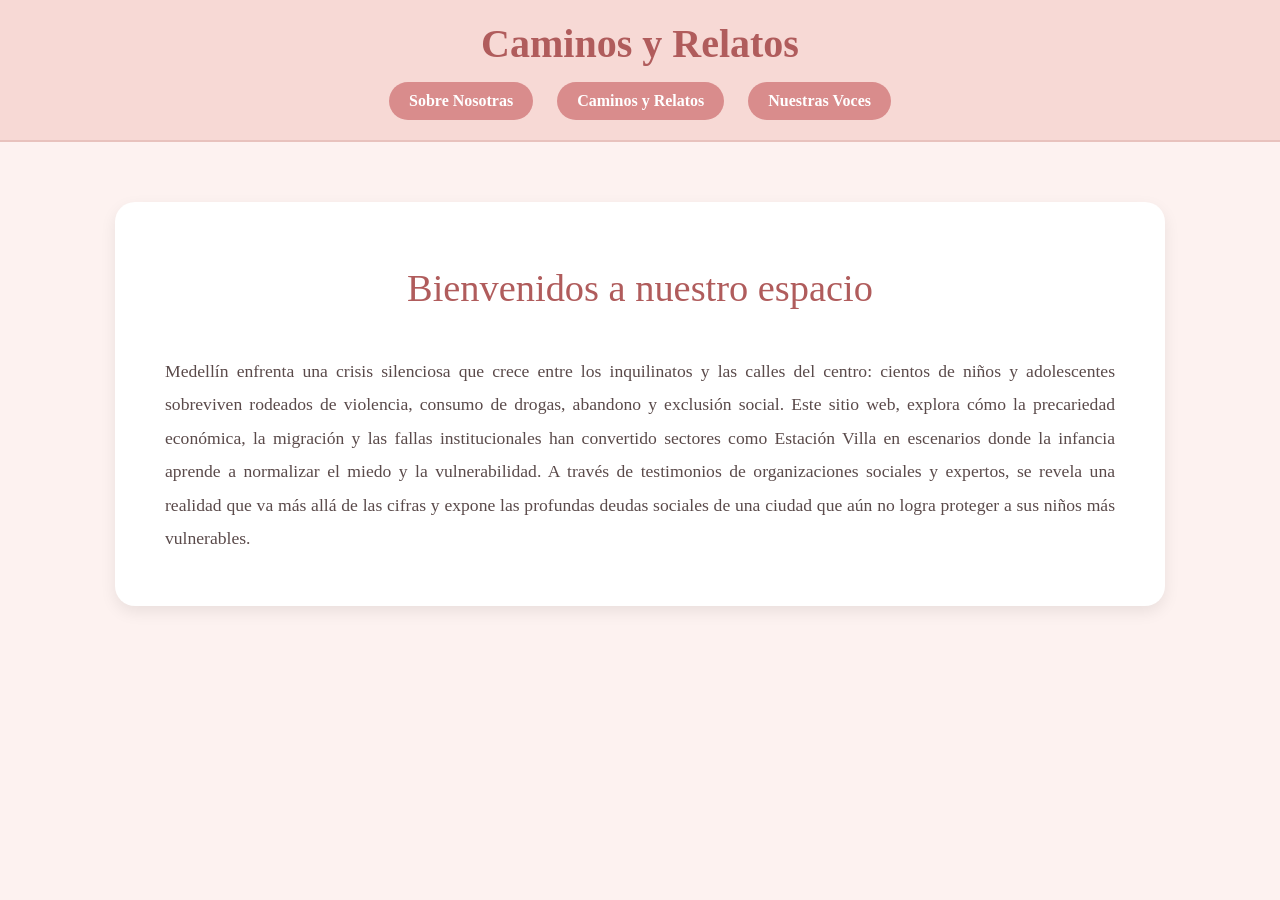
<file: index.html>
<!DOCTYPE html>
<html lang="es">
<head>
    <meta charset="UTF-8">
    <meta name="viewport" content="width=device-width, initial-scale=1.0">
    <title>Caminos y Relatos</title>
    <link rel="stylesheet" href="style.css">
</head>
<body>

    <header>
        <h1>Caminos y Relatos</h1>
        <nav>
            <ul>
                <li><a href="sobre_nosotras.html">Sobre Nosotras</a></li>
                <li><a href="caminos_y_relatos.html">Caminos y Relatos</a></li>
                <li><a href="nuestras_voces.html">Nuestras Voces</a></li>
            </ul>
        </nav>
    </header>

    <main class="hero">
        <h2>Bienvenidos a nuestro espacio</h2>
        <p>
            Medellín enfrenta una crisis silenciosa que crece entre los inquilinatos y las calles del centro: cientos de niños y adolescentes sobreviven rodeados de violencia, consumo de drogas, abandono y exclusión social. Este sitio web, explora cómo la precariedad económica, la migración y las fallas institucionales han convertido sectores como Estación Villa en escenarios donde la infancia aprende a normalizar el miedo y la vulnerabilidad. A través de testimonios de organizaciones sociales y expertos, se revela una realidad que va más allá de las cifras y expone las profundas deudas sociales de una ciudad que aún no logra proteger a sus niños más vulnerables.
        </p>
    </main>


</body>
</html>
</file>
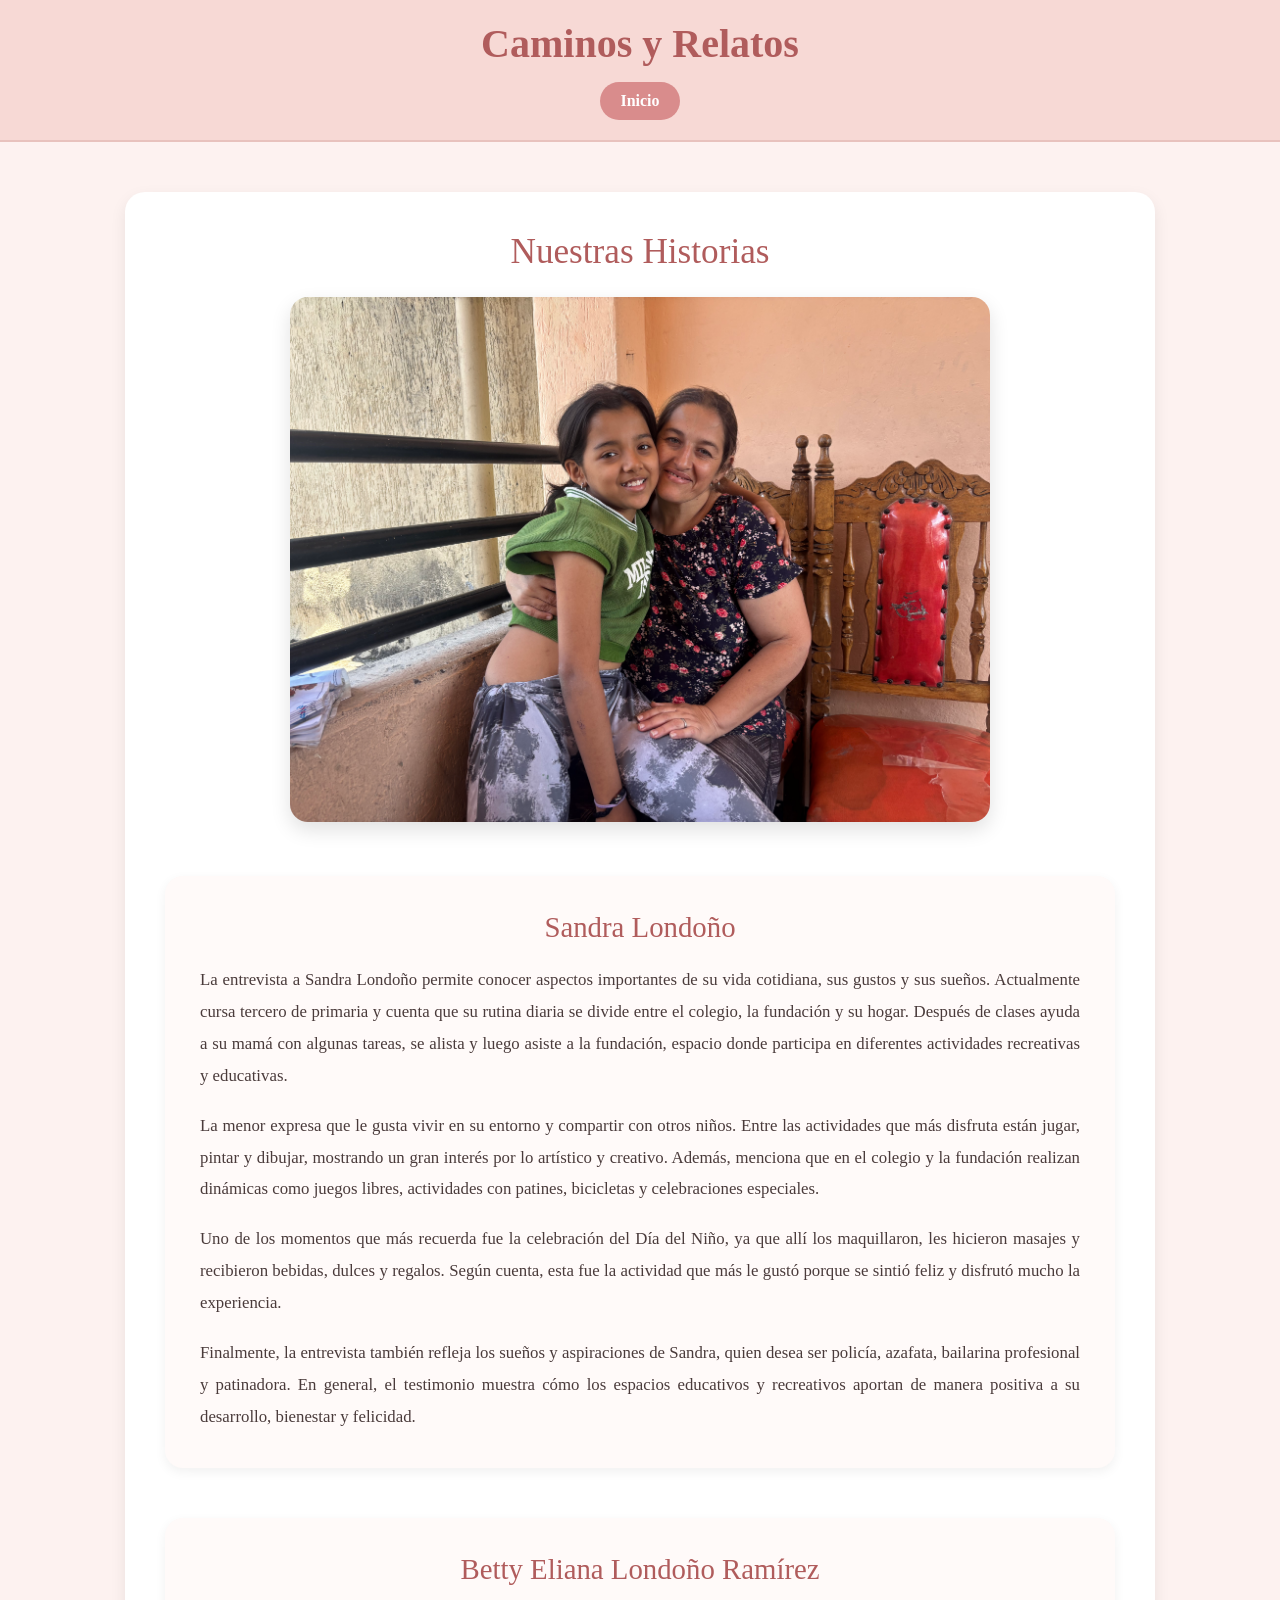
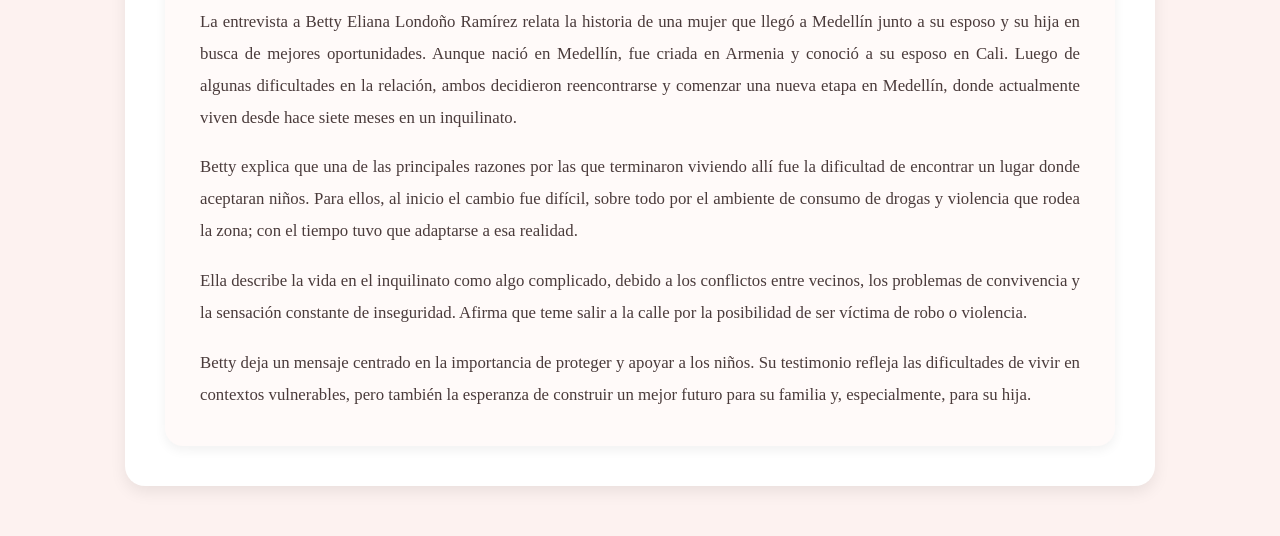
<file: caminos_y_relatos.html>
<!DOCTYPE html>
<html lang="es">
<head>
    <meta charset="UTF-8">
    <meta name="viewport" content="width=device-width, initial-scale=1.0">
    <title>Caminos y Relatos</title>
    <link rel="stylesheet" href="caminos-y-relatos.css">
</head>
<body>

    <header>
        <h1>Caminos y Relatos</h1>
        <nav>
            <a href="index.html">Inicio</a>
        </nav>
    </header>

    <main>
        <h2>Nuestras Historias</h2>


        <!-- Imagen compartida por ambas historias -->
        <div class="imagen-principal">
            <img src="./images.jpg"
                 alt="Imagen representativa de los testimonios">
        </div>

        <!-- Historia 1 -->
        <section class="relato">
            <h3>Sandra Londoño</h3>

            <p>
                La entrevista a Sandra Londoño permite conocer aspectos
                importantes de su vida cotidiana, sus gustos y sus sueños.
                Actualmente cursa tercero de primaria y cuenta que su rutina
                diaria se divide entre el colegio, la fundación y su hogar.
                Después de clases ayuda a su mamá con algunas tareas, se alista
                y luego asiste a la fundación, espacio donde participa en
                diferentes actividades recreativas y educativas.
            </p>

            <p>
                La menor expresa que le gusta vivir en su entorno y compartir
                con otros niños. Entre las actividades que más disfruta están
                jugar, pintar y dibujar, mostrando un gran interés por lo
                artístico y creativo. Además, menciona que en el colegio y la
                fundación realizan dinámicas como juegos libres, actividades con
                patines, bicicletas y celebraciones especiales.
            </p>

            <p>
                Uno de los momentos que más recuerda fue la celebración del Día
                del Niño, ya que allí los maquillaron, les hicieron masajes y
                recibieron bebidas, dulces y regalos. Según cuenta, esta fue la
                actividad que más le gustó porque se sintió feliz y disfrutó
                mucho la experiencia.
            </p>

            <p>
                Finalmente, la entrevista también refleja los sueños y
                aspiraciones de Sandra, quien desea ser policía, azafata,
                bailarina profesional y patinadora. En general, el testimonio
                muestra cómo los espacios educativos y recreativos aportan de
                manera positiva a su desarrollo, bienestar y felicidad.
            </p>
        </section>

        <!-- Historia 2 -->
        <section class="relato">
            <h3>Betty Eliana Londoño Ramírez</h3>

            <p>
                La entrevista a Betty Eliana Londoño Ramírez relata la historia
                de una mujer que llegó a Medellín junto a su esposo y su hija en
                busca de mejores oportunidades. Aunque nació en Medellín, fue
                criada en Armenia y conoció a su esposo en Cali. Luego de
                algunas dificultades en la relación, ambos decidieron
                reencontrarse y comenzar una nueva etapa en Medellín, donde
                actualmente viven desde hace siete meses en un inquilinato.
            </p>

            <p>
                Betty explica que una de las principales razones por las que
                terminaron viviendo allí fue la dificultad de encontrar un lugar
                donde aceptaran niños. Para ellos, al inicio el cambio fue
                difícil, sobre todo por el ambiente de consumo de drogas y
                violencia que rodea la zona; con el tiempo tuvo que adaptarse a
                esa realidad.
            </p>

            <p>
                Ella describe la vida en el inquilinato como algo complicado,
                debido a los conflictos entre vecinos, los problemas de
                convivencia y la sensación constante de inseguridad. Afirma que
                teme salir a la calle por la posibilidad de ser víctima de robo
                o violencia.
            </p>

            <p>
                Betty deja un mensaje centrado en la importancia de proteger y
                apoyar a los niños. Su testimonio refleja las dificultades de
                vivir en contextos vulnerables, pero también la esperanza de
                construir un mejor futuro para su familia y, especialmente, para
                su hija.
            </p>
        </section>
    </main>

</body>
</html>
</file>
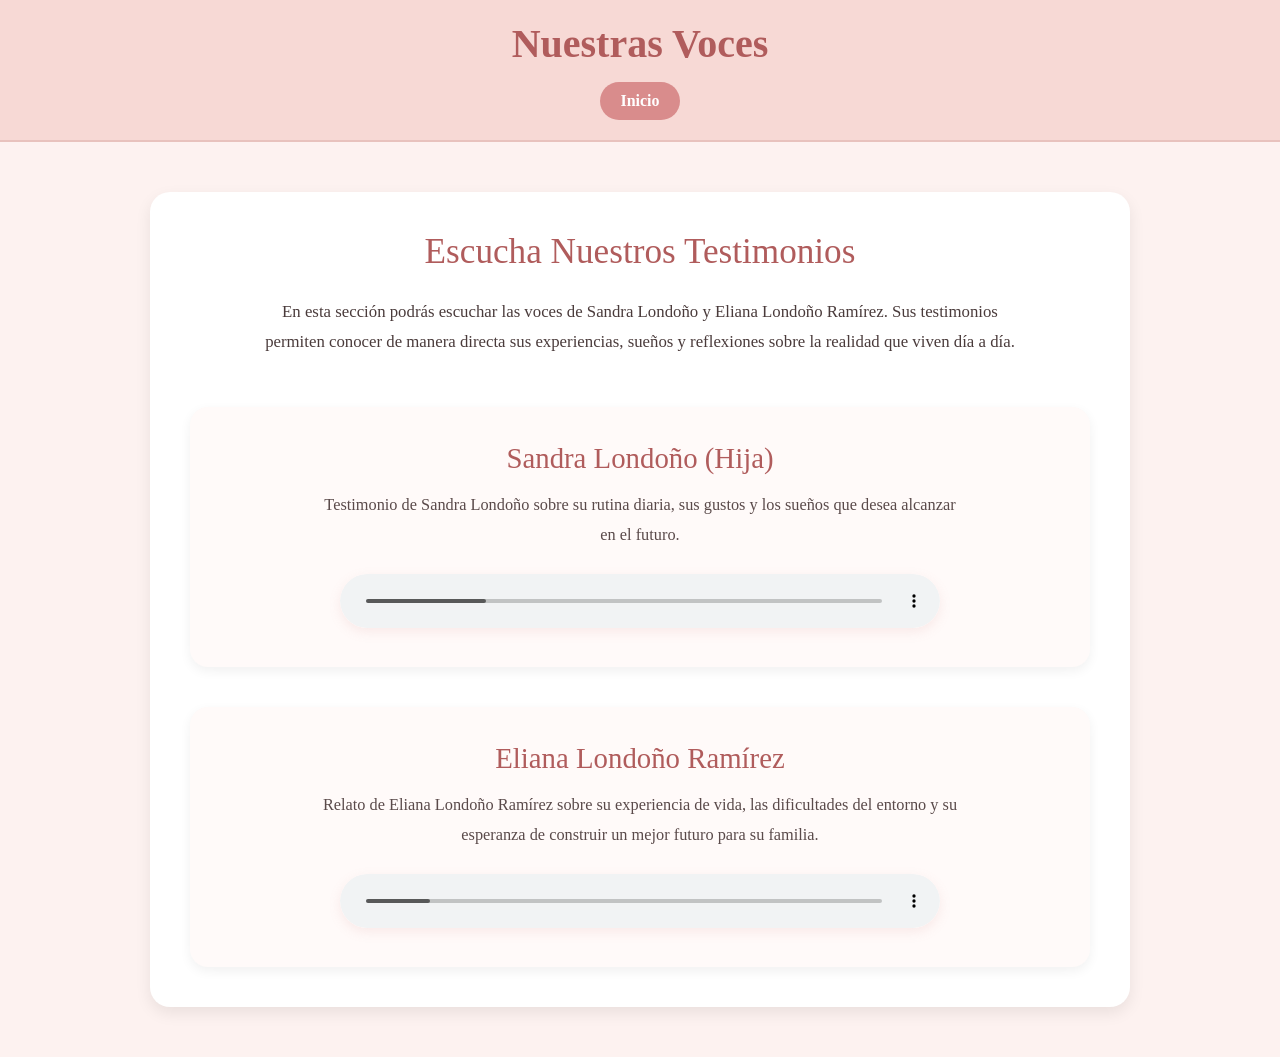
<file: nuestras_voces.html>
<!DOCTYPE html>
<html lang="es">
<head>
    <meta charset="UTF-8">
    <meta name="viewport" content="width=device-width, initial-scale=1.0">
    <title>Nuestras Voces</title>
    <link rel="stylesheet" href="nuestras_voces.css">
</head>
<body>

    <header>
        <h1>Nuestras Voces</h1>
        <nav>
            <a href="index.html">Inicio</a>
        </nav>
    </header>

    <main>
        <h2>Escucha Nuestros Testimonios</h2>

        <p class="intro">
            En esta sección podrás escuchar las voces de Sandra Londoño y
            Eliana Londoño Ramírez. Sus testimonios permiten conocer de manera
            directa sus experiencias, sueños y reflexiones sobre la realidad que
            viven día a día.
        </p>

        <!-- Audio de Sandra -->
        <section class="audio-card">
            <h3>Sandra Londoño (Hija)</h3>

            <p class="descripcion">
                Testimonio de Sandra Londoño sobre su rutina diaria, sus gustos
                y los sueños que desea alcanzar en el futuro.
            </p>

            <audio controls class="audio-player">
                <source src="./sandra-londono.mp3" type="audio/mpeg">
                Tu navegador no soporta la reproducción de audio.
            </audio>
        </section>

        <!-- Audio de Eliana -->
        <section class="audio-card">
            <h3>Eliana Londoño Ramírez</h3>

            <p class="descripcion">
                Relato de Eliana Londoño Ramírez sobre su experiencia de vida,
                las dificultades del entorno y su esperanza de construir un
                mejor futuro para su familia.
            </p>

            <audio controls class="audio-player">
                <source src="./eliana-londono.mp3" type="audio/mpeg">
                Tu navegador no soporta la reproducción de audio.
            </audio>
        </section>
    </main>

</body>
</html>
</file>
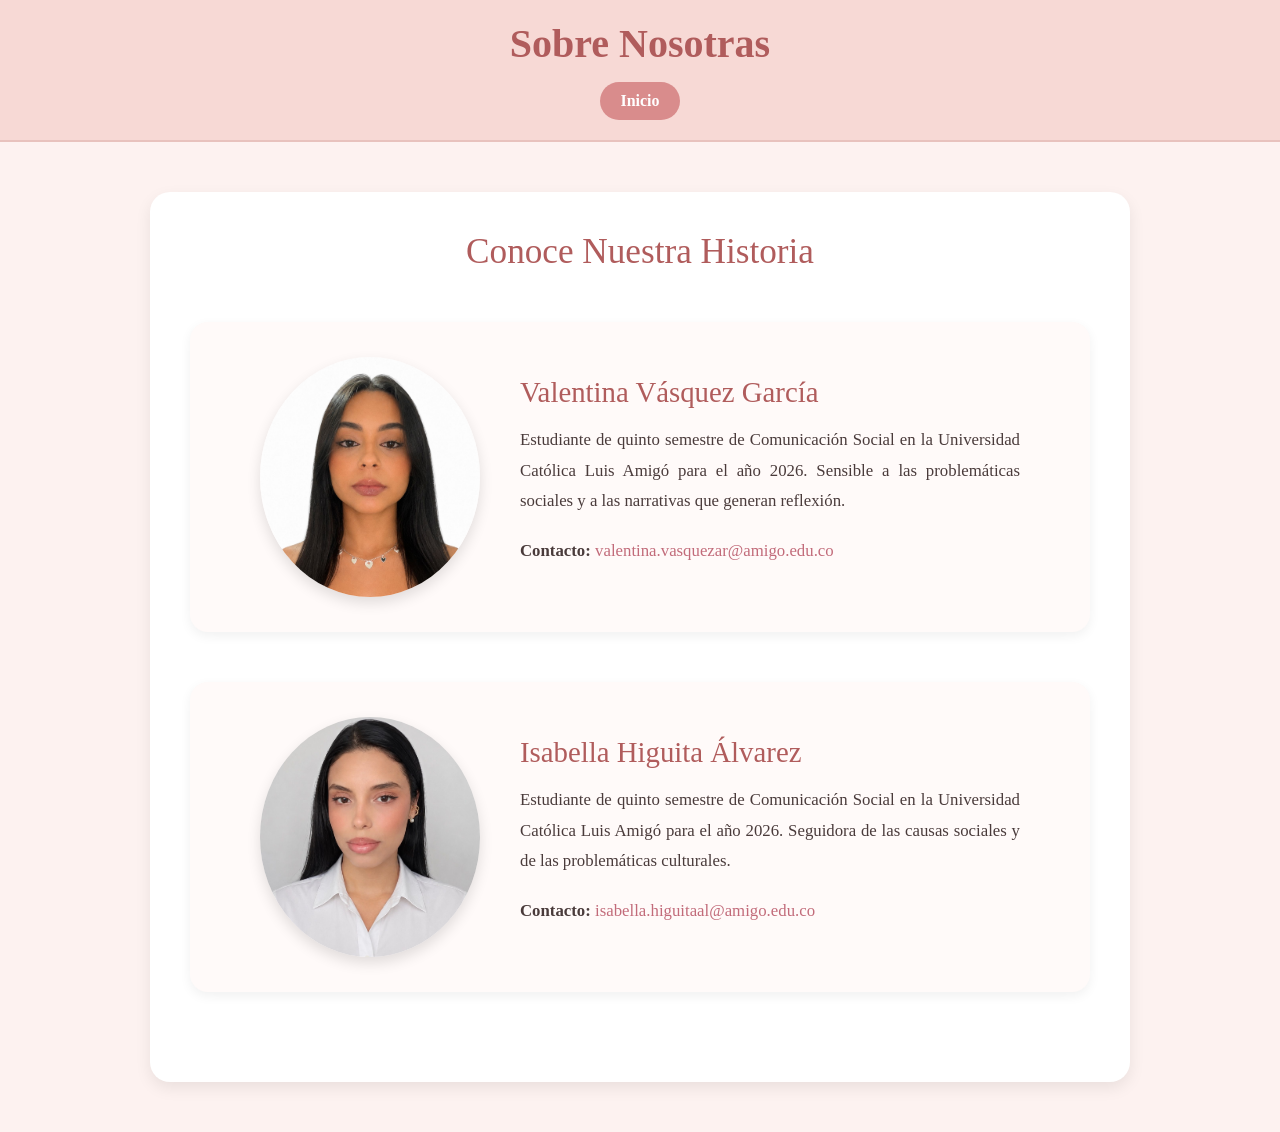
<file: sobre_nosotras.html>
<!DOCTYPE html>
<html lang="es">
<head>
    <meta charset="UTF-8">
    <meta name="viewport" content="width=device-width, initial-scale=1.0">
    <title>Sobre Nosotras</title>
    <link rel="stylesheet" href="sobre-nosotras.css">
</head>
<body>

    <header>
        <h1>Sobre Nosotras</h1>
        <nav>
            <a href="index.html">Inicio</a>
        </nav>
    </header>

    <main>
        <h2>Conoce Nuestra Historia</h2>

        <!-- Sección de Valentina -->
        <section class="persona">
            <img src="./foto_vale.jpeg"
                 alt="Fotografía de Valentina"
                 class="foto-persona">

            <div class="contenido-persona">
                <h3>Valentina Vásquez García</h3>

                <p>
                    Estudiante de quinto semestre de Comunicación Social en la
                    Universidad Católica Luis Amigó para el año 2026. Sensible
                    a las problemáticas sociales y a las narrativas que generan
                    reflexión.
                </p>

                <p class="contacto">
                    Contacto:
                    <a href="mailto:valentina.vasquezar@amigo.edu.co">
                        valentina.vasquezar@amigo.edu.co
                    </a>
                </p>
            </div>
        </section>

        <!-- Sección de Isabela -->
        <section class="persona">
            <img src="./foto_isa.jpeg"
                 alt="Fotografía de Isabela"
                 class="foto-persona">

            <div class="contenido-persona">
                <h3>Isabella Higuita Álvarez</h3>

                <p>
                    Estudiante de quinto semestre de Comunicación Social en la
                    Universidad Católica Luis Amigó para el año 2026. Seguidora
                    de las causas sociales y de las problemáticas culturales.
                </p>

                <p class="contacto">
                    Contacto:
                    <a href="mailto:isabella.higuitaal@amigo.edu.co">
                        isabella.higuitaal@amigo.edu.co
                    </a>
                </p>
            </div>
        </section>
    </main>

</body>
</html>
</file>
<file: style.css>
body {
    margin: 0;
    font-family: Georgia, "Times New Roman", serif;
    background-color: #fdf2f0;
    color: #4a3b3b;
}

/* =========================
   ENCABEZADO
   ========================= */
header {
    background-color: #f7d9d5;
    padding: 20px;
    text-align: center;
    border-bottom: 2px solid #e8c2bd;
}

header h1 {
    margin: 0;
    font-size: 2.5rem;
    color: #b05c5c;
}

/* =========================
   NAVEGACIÓN
   ========================= */
nav {
    margin-top: 15px;
}

nav ul {
    list-style: none;
    padding: 0;
    margin: 0;
}

nav ul li {
    display: inline-block;
    margin: 0 10px;
}

nav ul li a {
    display: inline-block;
    text-decoration: none;
    background-color: #d98c8c;
    color: white;
    padding: 10px 20px;
    border-radius: 25px;
    font-weight: bold;
    transition: background-color 0.3s ease;
}

nav ul li a:hover {
    background-color: #c97979;
}

/* =========================
   SECCIÓN PRINCIPAL (HERO)
   ========================= */
.hero {
    max-width: 950px;
    margin: 60px auto;
    padding: 50px;
    background-color: #ffffff;
    border-radius: 20px;
    box-shadow: 0 6px 16px rgba(0, 0, 0, 0.08);
    text-align: center;
    line-height: 1.9;
}

.hero h2 {
    margin-top: 0;
    margin-bottom: 30px;
    color: #b05c5c;
    font-size: 2.4rem;
    font-weight: normal;
}

.hero p {
    margin: 0;
    font-size: 1.1rem;
    text-align: justify;
    color: #5a4a4a;
}

/* =========================
   RESPONSIVE
   ========================= */
@media (max-width: 768px) {
    header {
        padding: 20px 15px;
    }

    header h1 {
        font-size: 2rem;
        line-height: 1.2;
    }

    nav {
        margin-top: 20px;
    }

    nav ul li {
        display: block;
        margin: 10px 0;
    }

    nav ul li a {
        display: block;
        width: 80%;
        max-width: 300px;
        margin: 0 auto;
        padding: 12px 20px;
        font-size: 1rem;
    }

    .hero {
        margin: 30px 20px;
        padding: 30px 25px;
    }

    .hero h2 {
        font-size: 1.9rem;
        margin-bottom: 25px;
    }

    .hero p {
        font-size: 1rem;
        line-height: 1.8;
        text-align: justify;
    }
}

@media (max-width: 480px) {
    header h1 {
        font-size: 1.7rem;
    }

    .hero {
        margin: 20px 15px;
        padding: 25px 20px;
    }

    .hero h2 {
        font-size: 1.6rem;
    }

    .hero p {
        font-size: 0.95rem;
    }

    nav ul li a {
        width: 90%;
        padding: 10px 15px;
        font-size: 0.95rem;
    }
}
</file>
<file: caminos-y-relatos.css>
body {
    margin: 0;
    font-family: Georgia, "Times New Roman", serif;
    background-color: #fdf2f0;
    color: #4a3b3b;
}

/* =========================
   ENCABEZADO
   ========================= */
header {
    background-color: #f7d9d5;
    padding: 20px;
    text-align: center;
    border-bottom: 2px solid #e8c2bd;
}

header h1 {
    margin: 0;
    font-size: 2.5rem;
    color: #b05c5c;
}

/* =========================
   NAVEGACIÓN
   ========================= */
nav {
    margin-top: 15px;
}

nav a {
    display: inline-block;
    text-decoration: none;
    background-color: #d98c8c;
    color: white;
    padding: 10px 20px;
    border-radius: 25px;
    font-weight: bold;
    transition: background-color 0.3s ease;
}

nav a:hover {
    background-color: #c97979;
}

/* =========================
   CONTENIDO PRINCIPAL
   ========================= */
main {
    max-width: 950px;
    margin: 50px auto;
    padding: 40px;
    background-color: #ffffff;
    border-radius: 20px;
    box-shadow: 0 6px 16px rgba(0, 0, 0, 0.08);
}

/* TÍTULO PRINCIPAL */
main > h2 {
    margin-top: 0;
    margin-bottom: 25px;
    text-align: center;
    color: #b05c5c;
    font-size: 2.2rem;
    font-weight: normal;
}

/* INTRODUCCIÓN */
.intro {
    max-width: 800px;
    margin: 0 auto 40px;
    text-align: center;
    line-height: 1.8;
    font-size: 1.05rem;
}

/* IMAGEN PRINCIPAL */
.imagen-principal {
    margin-bottom: 50px;
    text-align: center;
}

.imagen-principal img {
    width: 100%;
    max-width: 700px;
    height: auto;
    border-radius: 18px;
    box-shadow: 0 8px 20px rgba(0, 0, 0, 0.12);
}

/* CADA RELATO */
.relato {
    margin-bottom: 50px;
    padding: 35px;
    background-color: #fffaf9;
    border-radius: 18px;
    box-shadow: 0 4px 12px rgba(0, 0, 0, 0.06);
}

.relato:last-child {
    margin-bottom: 0;
}

/* TÍTULOS DE LOS RELATOS */
.relato h3 {
    margin-top: 0;
    margin-bottom: 20px;
    color: #b05c5c;
    font-size: 1.8rem;
    font-weight: normal;
    text-align: center;
}

/* PÁRRAFOS */
.relato p {
    margin-bottom: 18px;
    font-size: 1.05rem;
    line-height: 1.9;
    text-align: justify;
}

.relato p:last-child {
    margin-bottom: 0;
}

/* =========================
   RESPONSIVE
   ========================= */
@media (max-width: 768px) {
    header h1 {
        font-size: 2rem;
    }

    nav a {
        padding: 10px 20px;
        font-size: 0.95rem;
    }

    main {
        margin: 20px;
        padding: 25px;
    }

    main > h2 {
        font-size: 1.8rem;
    }

    .intro {
        font-size: 1rem;
        margin-bottom: 30px;
    }

    .imagen-principal {
        margin-bottom: 35px;
    }

    .relato {
        padding: 25px;
        margin-bottom: 35px;
    }

    .relato h3 {
        font-size: 1.5rem;
    }

    .relato p {
        font-size: 1rem;
        line-height: 1.8;
    }
}

@media (max-width: 480px) {
    header h1 {
        font-size: 1.7rem;
    }

    main {
        margin: 15px;
        padding: 20px;
    }

    main > h2 {
        font-size: 1.6rem;
    }

    .relato h3 {
        font-size: 1.3rem;
    }

    .relato p {
        font-size: 0.95rem;
    }
}
</file>
<file: nuestras_voces.css>
body {
    margin: 0;
    font-family: Georgia, "Times New Roman", serif;
    background-color: #fdf2f0;
    color: #4a3b3b;
}

/* =========================
   ENCABEZADO
   ========================= */
header {
    background-color: #f7d9d5;
    padding: 20px;
    text-align: center;
    border-bottom: 2px solid #e8c2bd;
}

header h1 {
    margin: 0;
    font-size: 2.5rem;
    color: #b05c5c;
}

/* =========================
   NAVEGACIÓN
   ========================= */
nav {
    margin-top: 15px;
}

nav a {
    display: inline-block;
    text-decoration: none;
    background-color: #d98c8c;
    color: white;
    padding: 10px 20px;
    border-radius: 25px;
    font-weight: bold;
    transition: background-color 0.3s ease;
}

nav a:hover {
    background-color: #c97979;
}

/* =========================
   CONTENIDO PRINCIPAL
   ========================= */
main {
    max-width: 900px;
    margin: 50px auto;
    padding: 40px;
    background-color: #ffffff;
    border-radius: 20px;
    box-shadow: 0 6px 16px rgba(0, 0, 0, 0.08);
}

/* TÍTULO PRINCIPAL */
main > h2 {
    margin-top: 0;
    margin-bottom: 25px;
    text-align: center;
    color: #b05c5c;
    font-size: 2.2rem;
    font-weight: normal;
}

/* Introducción */
.intro {
    max-width: 760px;
    margin: 0 auto 50px;
    text-align: center;
    line-height: 1.8;
    font-size: 1.05rem;
}

/* Tarjetas de audio */
.audio-card {
    margin-bottom: 40px;
    padding: 35px;
    background-color: #fffaf9;
    border-radius: 18px;
    box-shadow: 0 4px 12px rgba(0, 0, 0, 0.06);
    text-align: center;
}

.audio-card:last-child {
    margin-bottom: 0;
}

/* Título de cada audio */
.audio-card h3 {
    margin-top: 0;
    margin-bottom: 15px;
    color: #b05c5c;
    font-size: 1.8rem;
    font-weight: normal;
}

/* Descripción */
.descripcion {
    max-width: 650px;
    margin: 0 auto 25px;
    line-height: 1.8;
    font-size: 1.02rem;
    color: #5a4a4a;
}

/* Reproductor de audio */
.audio-player {
    width: 100%;
    max-width: 600px;
    height: 54px;
    border-radius: 30px;
    box-shadow: 0 4px 12px rgba(217, 140, 140, 0.15);
}

/* =========================
   RESPONSIVE
   ========================= */
@media (max-width: 768px) {
    header h1 {
        font-size: 2rem;
    }

    nav a {
        padding: 10px 20px;
        font-size: 0.95rem;
    }

    main {
        margin: 20px;
        padding: 25px;
    }

    main > h2 {
        font-size: 1.8rem;
    }

    .intro {
        font-size: 1rem;
        margin-bottom: 35px;
    }

    .audio-card {
        padding: 25px;
    }

    .audio-card h3 {
        font-size: 1.5rem;
    }

    .descripcion {
        font-size: 1rem;
    }

    .audio-player {
        height: 48px;
    }
}

@media (max-width: 480px) {
    header h1 {
        font-size: 1.7rem;
    }

    main {
        margin: 15px;
        padding: 20px;
    }

    main > h2 {
        font-size: 1.6rem;
    }

    .audio-card h3 {
        font-size: 1.3rem;
    }

    .descripcion {
        font-size: 0.95rem;
    }
}
</file>
<file: sobre-nosotras.css>
body {
    margin: 0;
    font-family: Georgia, "Times New Roman", serif;
    background-color: #fdf2f0;
    color: #4a3b3b;
}

/* =========================
   ENCABEZADO
   ========================= */
header {
    background-color: #f7d9d5;
    padding: 20px;
    text-align: center;
    border-bottom: 2px solid #e8c2bd;
}

header h1 {
    margin: 0;
    font-size: 2.5rem;
    color: #b05c5c;
}

/* =========================
   NAVEGACIÓN
   (Mismos estilos usados en
   las demás vistas del sitio)
   ========================= */
nav {
    margin-top: 15px;
}

nav a {
    display: inline-block;
    text-decoration: none;
    background-color: #d98c8c;
    color: white;
    padding: 10px 20px;
    border-radius: 25px;
    font-weight: bold;
    transition: background-color 0.3s ease;
}

nav a:hover {
    background-color: #c97979;
}

/* =========================
   CONTENEDOR PRINCIPAL
   ========================= */
main {
    max-width: 900px;
    margin: 50px auto;
    padding: 40px;
    background-color: #ffffff;
    border-radius: 20px;
    box-shadow: 0 6px 16px rgba(0, 0, 0, 0.08);
}

/* TÍTULO PRINCIPAL */
main > h2 {
    margin-top: 0;
    margin-bottom: 50px;
    text-align: center;
    color: #b05c5c;
    font-size: 2.2rem;
    font-weight: normal;
}

/* =========================
   TARJETAS DE PERSONAS
   ========================= */
.persona {
    display: flex;
    align-items: center;
    justify-content: center;
    gap: 40px;
    margin-bottom: 50px;
    padding: 35px;
    background-color: #fffaf9;
    border-radius: 18px;
    box-shadow: 0 4px 12px rgba(0, 0, 0, 0.06);
}

/* Imagen */
.foto-persona {
    width: 220px;
    height: 240px;
    object-fit: cover;
    border-radius: 50%;
    flex-shrink: 0;
    box-shadow: 0 6px 14px rgba(0, 0, 0, 0.12);
}

/* Contenido */
.contenido-persona {
    flex: 1;
    max-width: 500px;
}

/* Nombre */
.contenido-persona h3 {
    margin-top: 0;
    margin-bottom: 15px;
    color: #b05c5c;
    font-size: 1.8rem;
    font-weight: normal;
}

/* Párrafos */
.contenido-persona p {
    margin-bottom: 12px;
    font-size: 1.05rem;
    line-height: 1.8;
    text-align: justify;
}

/* Contacto */
.contacto {
    margin-top: 20px;
    font-weight: bold;
}

/* =========================
   ENLACES DE CORREO
   ========================= */
.contenido-persona a {
    color: #c26b7a;
    text-decoration: none;
    font-weight: normal;
    transition: color 0.3s ease;
}

.contenido-persona a:hover {
    color: #a84f60;
    text-decoration: underline;
}

/* =========================
   RESPONSIVE
   ========================= */
@media (max-width: 768px) {
    header {
        padding: 20px 15px;
    }

    header h1 {
        font-size: 2rem;
    }

    nav a {
        padding: 10px 20px;
        font-size: 0.95rem;
    }

    main {
        margin: 20px;
        padding: 25px;
    }

    main > h2 {
        font-size: 1.8rem;
        margin-bottom: 35px;
    }

    .persona {
        flex-direction: column;
        text-align: center;
        gap: 25px;
        padding: 25px;
    }

    .foto-persona {
        width: 180px;
        height: 190px;
    }

    .contenido-persona {
        max-width: 100%;
    }

    .contenido-persona h3 {
        font-size: 1.5rem;
        text-align: center;
    }

    .contenido-persona p {
        font-size: 1rem;
        text-align: justify;
    }

    .contacto {
        text-align: center;
    }
}
</file>
